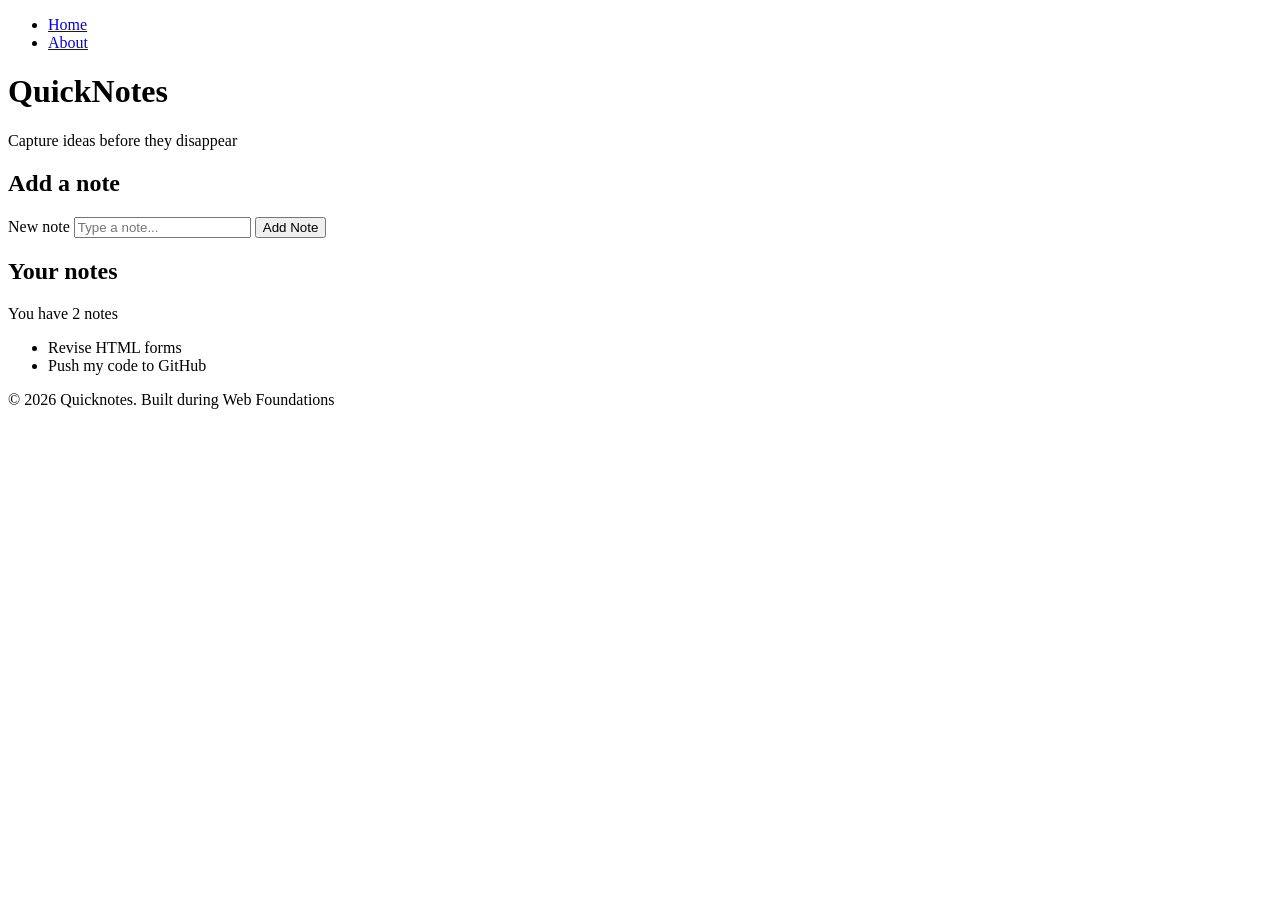
<file: day1/index.html>
<!doctype html>
<html lang="en">
  <head>
    <meta charset="UTF-8" />
    <meta name="viewport" content="width=device-width, initial-scale=1.0" />
    <title>QuickNotes</title>
  </head>
  <body>
    <header>
      <nav>
        <ul>
          <li><a href="index.html">Home</a></li>
          <li><a href="about.html">About</a></li>
        </ul>
      </nav>
      <h1>QuickNotes</h1>
      <p>Capture ideas before they disappear</p>
    </header>

    <main>
      <section>
        <h2>Add a note</h2>
        <form id="note-form">
          <label for="note-input">New note</label>
          <input type="text" id="note-input" placeholder="Type a note..." />
          <button type="submit">Add Note</button>
        </form>
      </section>

      <section>
        <h2>Your notes</h2>
        <p id="note-count">You have 2 notes</p>
        <ul id="notes-list">
          <li>Revise HTML forms</li>
          <li>Push my code to GitHub</li>
        </ul>
      </section>
    </main>

    <footer>
      <p>&copy; 2026 Quicknotes. Built during Web Foundations</p>
    </footer>
  </body>
</html>
</file>
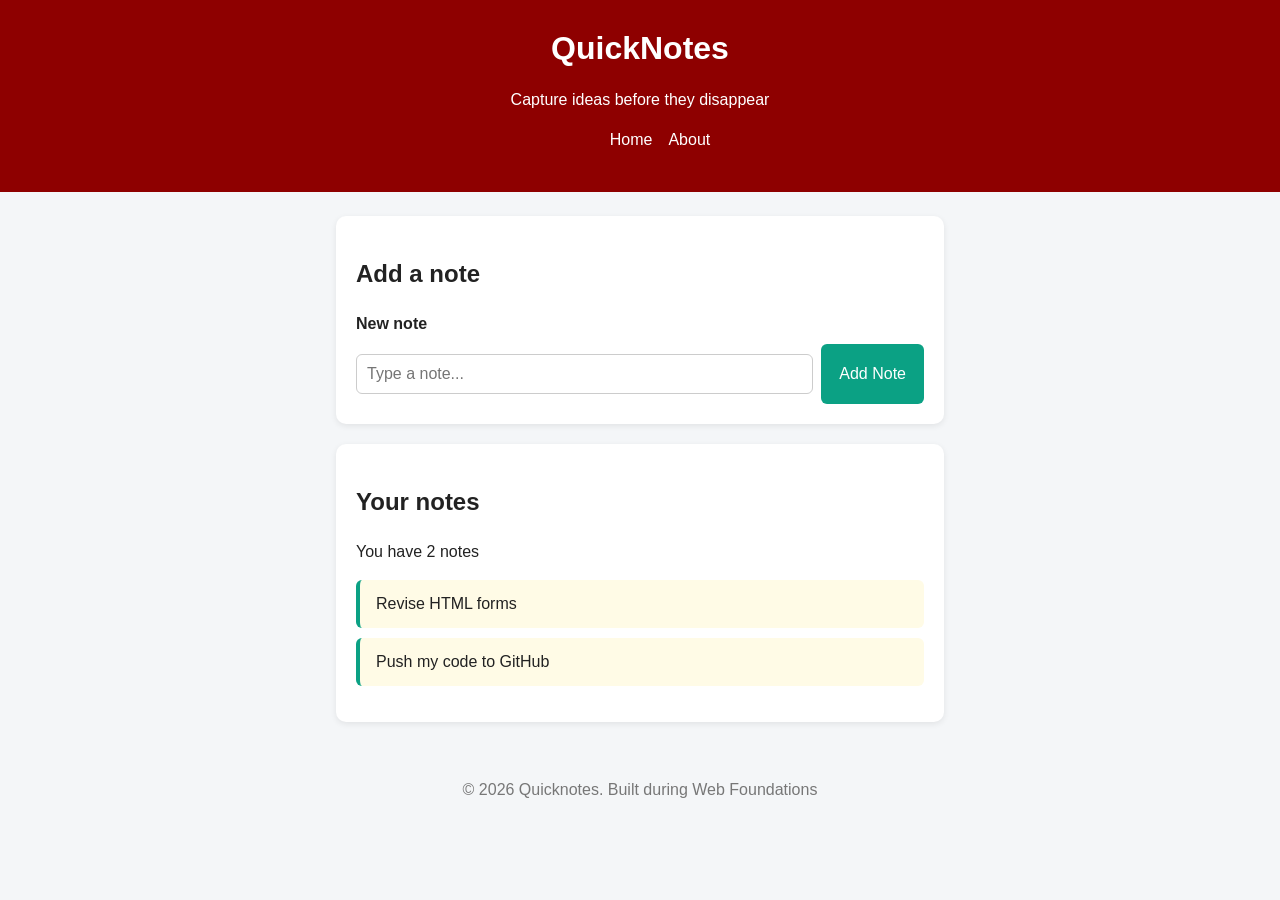
<file: day2/index.html>
<!doctype html>
<html lang="en">
  <head>
    <meta charset="UTF-8" />
    <meta name="viewport" content="width=device-width, initial-scale=1.0" />
    <title>QuickNotes</title>
    <link rel="stylesheet" href="style.css" />
  </head>
  <body>
    <header>
      <h1>QuickNotes</h1>
      <p>Capture ideas before they disappear</p>
      <nav id="navbar">
        <ul>
          <li><a href="index.html">Home</a></li>
          <li><a href="about.html">About</a></li>
        </ul>
      </nav>
    </header>

    <main>
      <section>
        <h2>Add a note</h2>
        <form id="note-form">
          <label for="note-input">New note</label>
          <input type="text" id="note-input" placeholder="Type a note..." />
          <button type="submit">Add Note</button>
        </form>
      </section>

      <section>
        <h2>Your notes</h2>
        <p id="note-count">You have 2 notes</p>
        <ul id="notes-list">
          <li class="note">Revise HTML forms</li>
          <li class="note">Push my code to GitHub</li>
        </ul>
      </section>
    </main>

    <footer>
      <p>&copy; 2026 Quicknotes. Built during Web Foundations</p>
    </footer>
  </body>
</html>
</file>
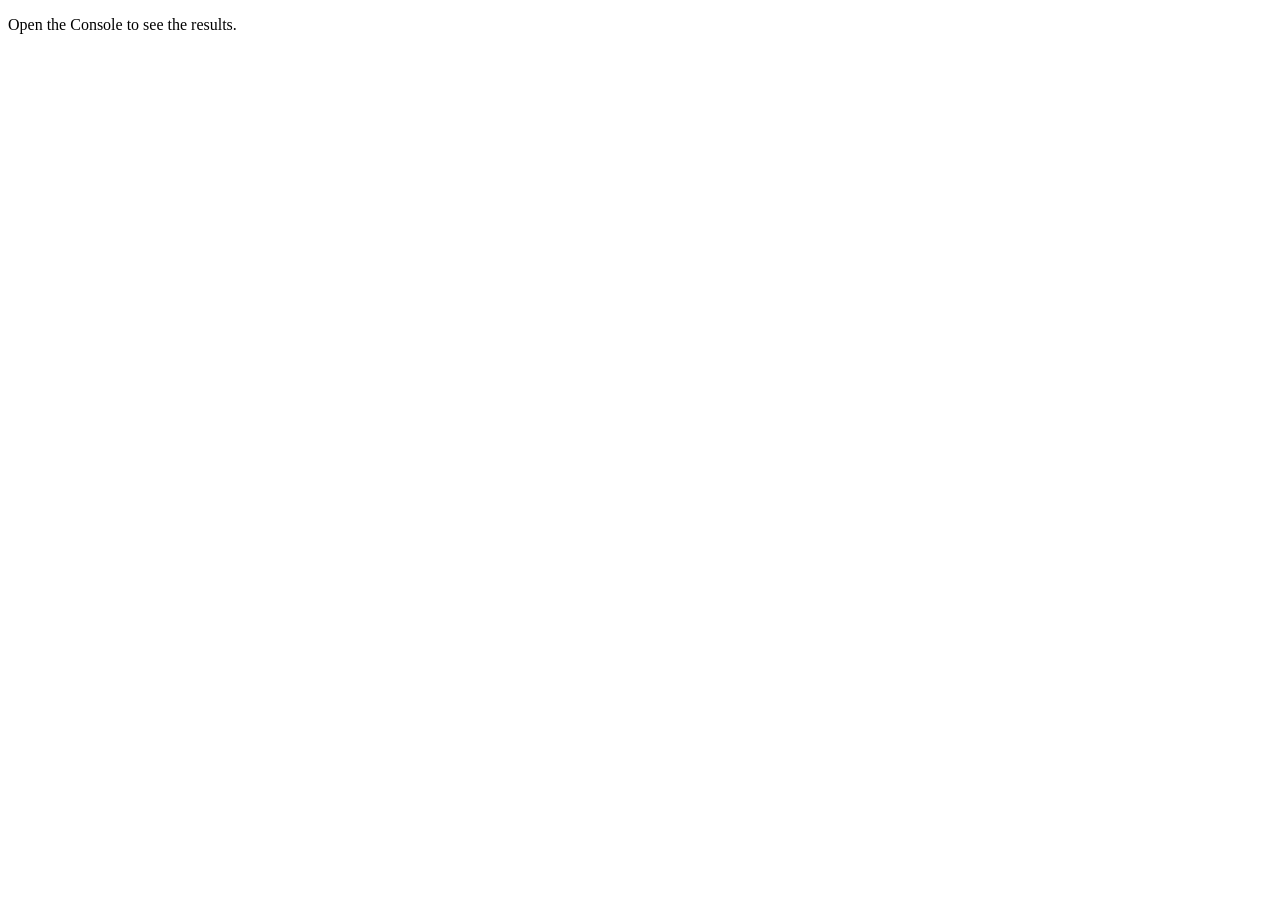
<file: day3/index.html>
<!doctype html>
<html lang="en">
  <head>
    <meta charset="UTF-8" />
    <meta name="viewport" content="width=device-width, initial-scale=1.0" />
    <title>Notes Toolkit</title>
    <script src="script.js" defer></script>
  </head>
  <body>
    <p>Open the Console to see the results.</p>
  </body>
</html>
</file>
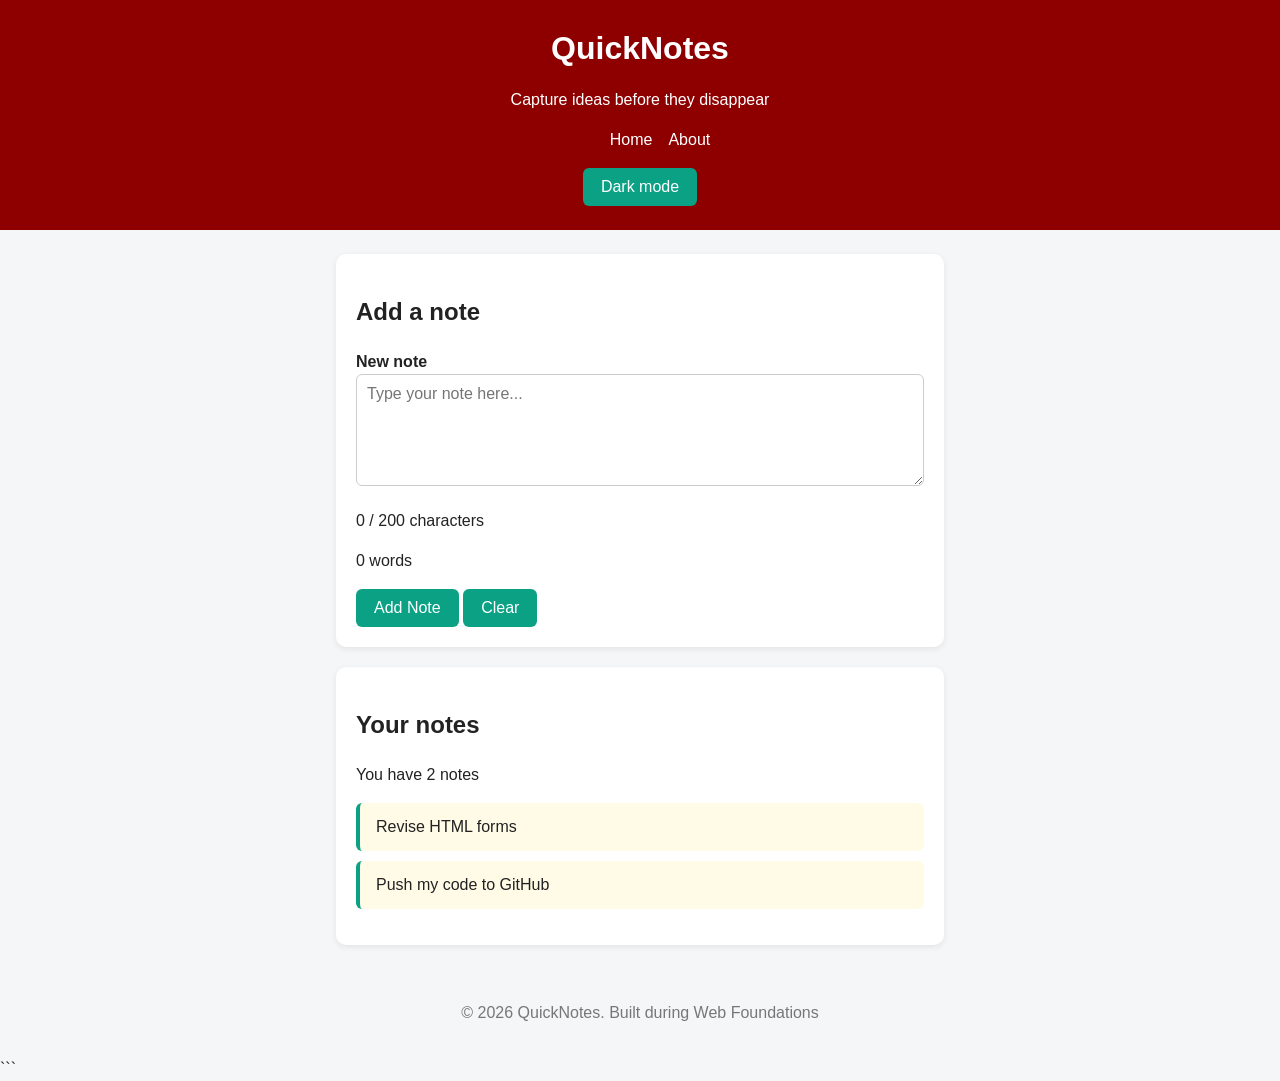
<file: day4/index.html>
<!doctype html>
<html lang="en">
  <head>
    <meta charset="UTF-8" />
    <meta name="viewport" content="width=device-width, initial-scale=1.0" />
    <title>QuickNotes</title>
    <link rel="stylesheet" href="style.css" />
    <script src="script.js" defer></script>
  </head>

  <body>
    <header>
      <h1>QuickNotes</h1>
      <p>Capture ideas before they disappear</p>

      <nav id="navbar">
        <ul>
          <li><a href="index.html">Home</a></li>
          <li><a href="about.html">About</a></li>
        </ul>
      </nav>

      <button type="button" id="theme-toggle">Toggle Theme</button>
    </header>

    <main>
      <section>
        <h2>Add a note</h2>

        <form id="note-form">
          <label for="note-text">New note</label>

          <textarea
            id="note-text"
            placeholder="Type your note here..."
            rows="5"
          ></textarea>

          <p id="char-count">Characters: 0</p>
          <p id="word-count">Words: 0</p>

          <button type="submit">Add Note</button>
          <button type="button" id="clear-btn">Clear</button>
        </form>
      </section>

      <section>
        <h2>Your notes</h2>

        <p id="note-count">You have 2 notes</p>

        <ul id="notes-list">
          <li class="note">Revise HTML forms</li>
          <li class="note">Push my code to GitHub</li>
        </ul>
      </section>
    </main>

    <footer>
      <p>&copy; 2026 QuickNotes. Built during Web Foundations</p>
    </footer>
  </body>
</html>
```
</file>
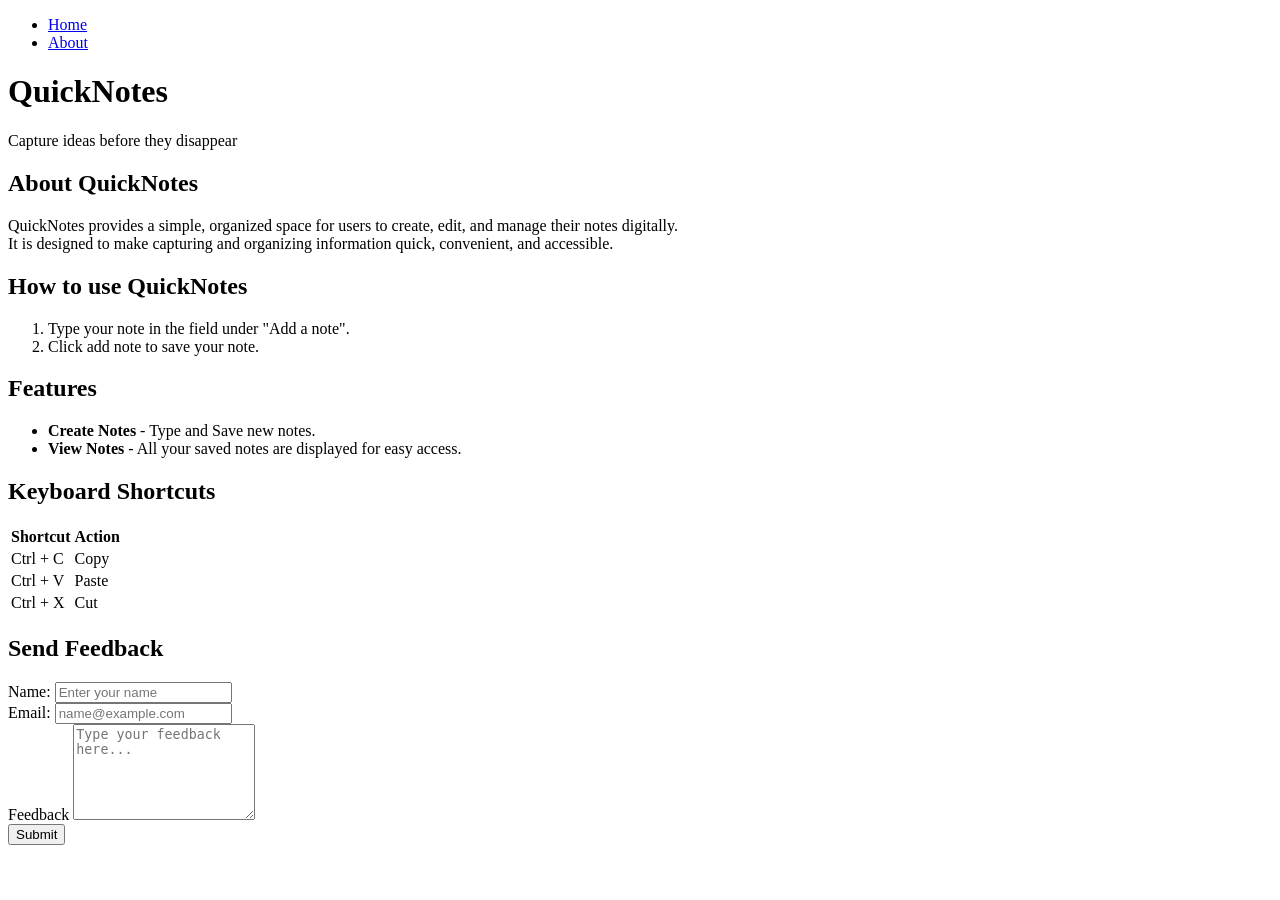
<file: day1/about.html>
<!doctype html>
<html lang="en">
  <head>
    <meta charset="UTF-8" />
    <meta name="viewport" content="width=device-width, initial-scale=1.0" />
    <title>About QuickNotes</title>
  </head>
  <body>
    <header>
      <nav>
        <ul>
          <li><a href="index.html">Home</a></li>
          <li><a href="about.html">About</a></li>
        </ul>
      </nav>
      <h1>QuickNotes</h1>
      <p>Capture ideas before they disappear</p>
    </header>

    <main>
      <h2>About QuickNotes</h2>
      <p>
        QuickNotes provides a simple, organized space for users to create, edit,
        and manage their notes digitally.<br />It is designed to make capturing
        and organizing information quick, convenient, and accessible.
      </p>

      <section>
        <h2>How to use QuickNotes</h2>
        <ol>
          <li>Type your note in the field under "Add a note".</li>
          <li>Click add note to save your note.</li>
        </ol>
      </section>

      <section>
        <h2>Features</h2>
        <ul>
          <li><b>Create Notes</b> - Type and Save new notes.</li>
          <li>
            <b>View Notes</b> - All your saved notes are displayed for easy
            access.
          </li>
        </ul>
      </section>

      <section>
        <h2>Keyboard Shortcuts</h2>
        <table>
          <tr>
            <th>Shortcut</th>
            <th>Action</th>
          </tr>

          <tr>
            <td>Ctrl + C</td>
            <td>Copy</td>
          </tr>

          <tr>
            <td>Ctrl + V</td>
            <td>Paste</td>
          </tr>

          <tr>
            <td>Ctrl + X</td>
            <td>Cut</td>
          </tr>
        </table>
      </section>

      <section>
        <h2>Send Feedback</h2>
        <form>
          <label for="username">Name:</label>
          <input
            type="text"
            id="username"
            name="user-name"
            placeholder="Enter your name"
            required
          /><br />

          <label for="email-address">Email:</label>
          <input
            type="email"
            id="emailaddress"
            name="email-address"
            placeholder="name@example.com"
            required
          /><br />

          <label for="feedback">Feedback</label>
          <textarea
            id="feedback"
            name="feedback"
            rows="6"
            maxlength="600"
            placeholder="Type your feedback here..."
          ></textarea
          ><br />

          <button type="submit">Submit</button>
        </form>
      </section>
    </main>
  </body>
</html>
</file>
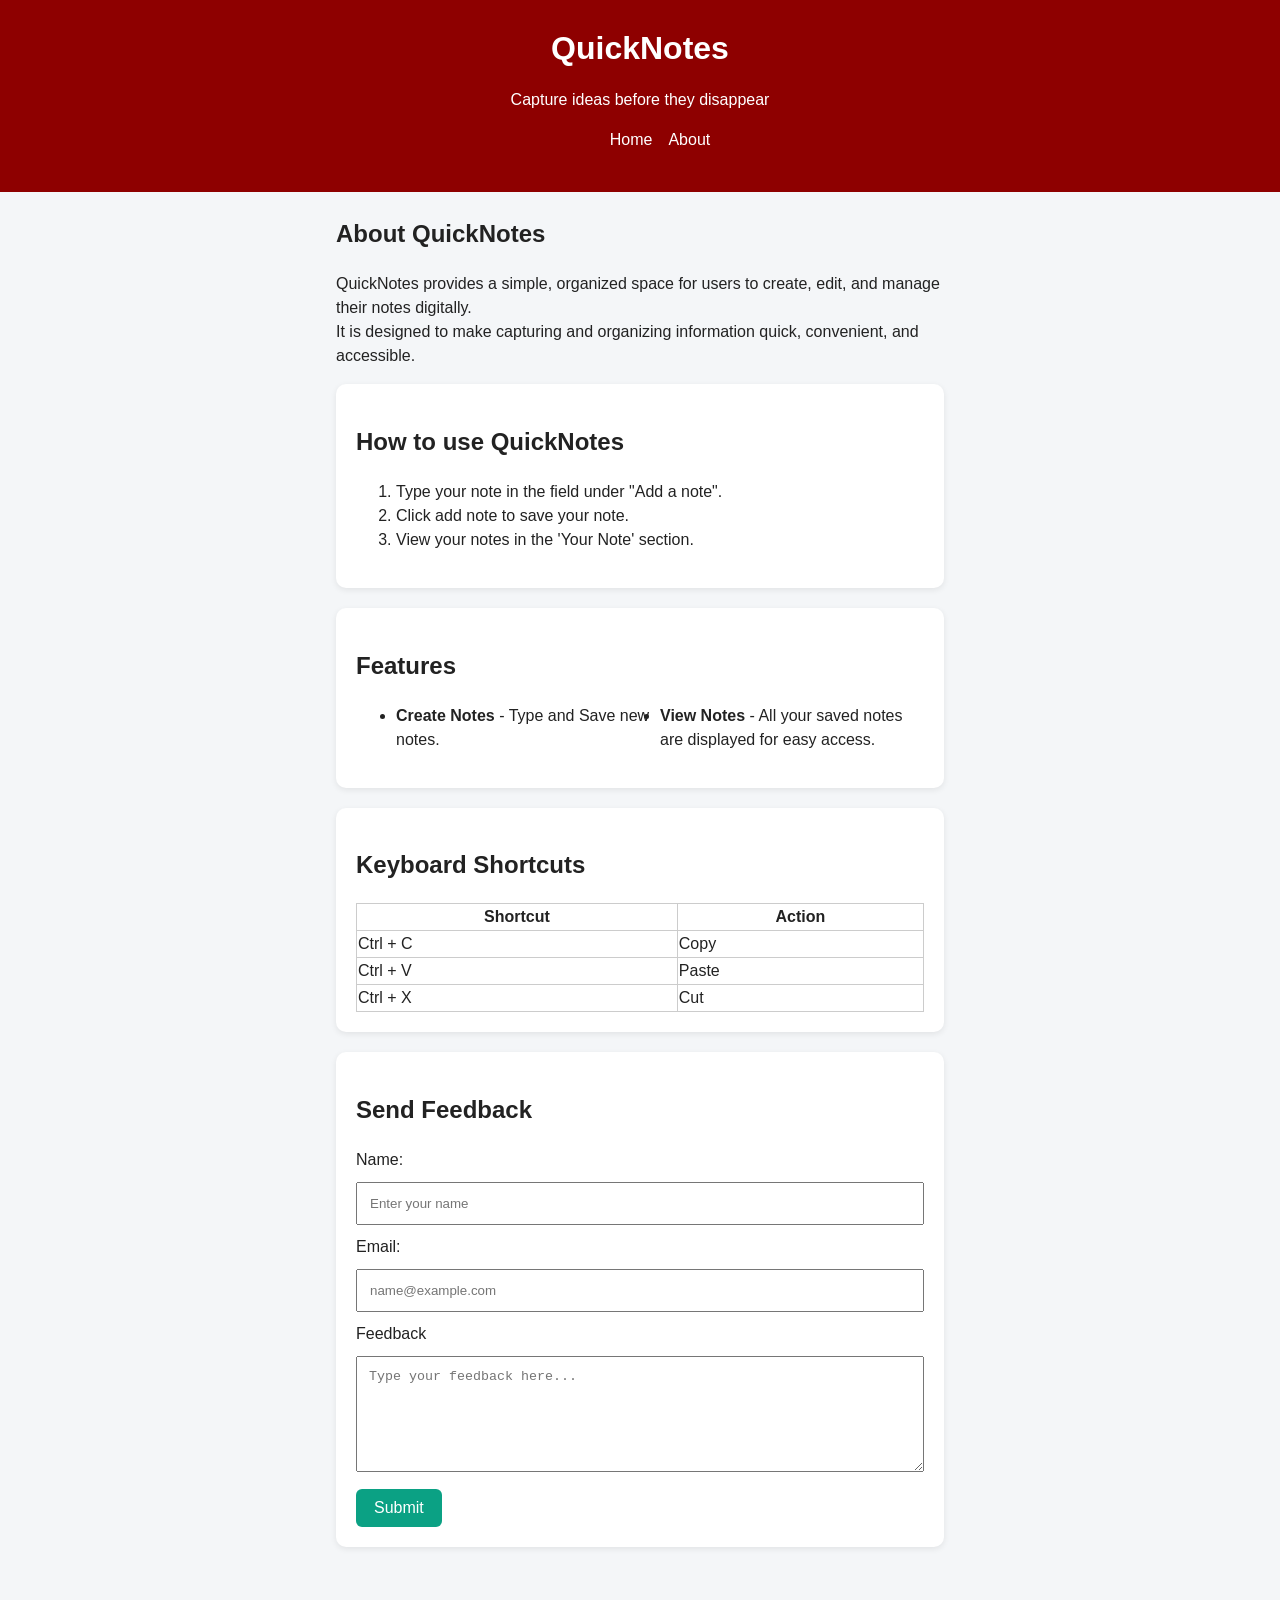
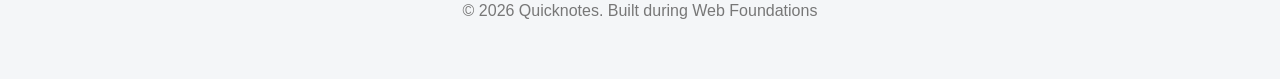
<file: day2/about.html>
<!doctype html>
<html lang="en">
  <head>
    <meta charset="UTF-8" />
    <meta name="viewport" content="width=device-width, initial-scale=1.0" />
    <title>About QuickNotes</title>
    <link rel="stylesheet" href="style.css" />
  </head>
  <body>
    <header>
      <h1>QuickNotes</h1>
      <p>Capture ideas before they disappear</p>
      <nav id="navbar">
        <ul>
          <li><a href="index.html">Home</a></li>
          <li><a href="about.html">About</a></li>
        </ul>
      </nav>
    </header>

    <main>
      <h2>About QuickNotes</h2>
      <p>
        QuickNotes provides a simple, organized space for users to create, edit,
        and manage their notes digitally.<br />It is designed to make capturing
        and organizing information quick, convenient, and accessible.
      </p>

      <section>
        <h2>How to use QuickNotes</h2>
        <ol>
          <li>Type your note in the field under "Add a note".</li>
          <li>Click add note to save your note.</li>
          <li>View your notes in the 'Your Note' section.</li>
        </ol>
      </section>

      <section>
        <h2>Features</h2>
        <ul class="features">
          <li><b>Create Notes</b> - Type and Save new notes.</li>
          <li>
            <b>View Notes</b> - All your saved notes are displayed for easy
            access.
          </li>
        </ul>
      </section>

      <section>
        <h2>Keyboard Shortcuts</h2>
        <table class="keyboard-shortcuts-table">
          <tr>
            <th>Shortcut</th>
            <th>Action</th>
          </tr>

          <tr>
            <td>Ctrl + C</td>
            <td>Copy</td>
          </tr>

          <tr>
            <td>Ctrl + V</td>
            <td>Paste</td>
          </tr>

          <tr>
            <td>Ctrl + X</td>
            <td>Cut</td>
          </tr>
        </table>
      </section>

      <section>
        <h2>Send Feedback</h2>
        <form>
          <label for="username">Name:</label>
          <input
            type="text"
            id="username"
            name="user-name"
            placeholder="Enter your name"
            required
          /><br />

          <label for="emailaddress">Email:</label>
          <input
            type="email"
            id="emailaddress"
            name="emailaddress"
            placeholder="name@example.com"
            required
          /><br />

          <label for="feedback">Feedback</label>
          <textarea
            id="feedback"
            name="feedback"
            rows="6"
            maxlength="600"
            placeholder="Type your feedback here..."
          ></textarea
          ><br />

          <button type="submit">Submit</button>
        </form>
      </section>

      <footer>
        <p>&copy; 2026 Quicknotes. Built during Web Foundations</p>
      </footer>
    </main>
  </body>
</html>
</file>
<file: day2/style.css>
/* Reset: predictable sizing and no default body margin*/
*,
*::before,
*::after {
  box-sizing: border-box;
}

body {
  margin: 0;
  font-family: "Segoe UI", Arial, sans-serif;
  background-color: #f4f6f8;
  color: #222;
  line-height: 1.5;
}

/* Header */
header {
  background-color: #8e0000;
  color: white;
  text-align: center;
  padding: 24px 16px;
}

header h1 {
  margin: 0;
}

/* Navigation bar */
#navbar ul {
  display: flex;
  flex-direction: row;
  justify-content: center;
  align-items: center;
  gap: 16px;
  list-style-type: none;
}

#navbar a {
  color: white;
  text-decoration: none;
  transition: color 0.3s ease-in-out;
}

#navbar a:hover {
  color: #000;
}

/* Centre the main content and limit its width*/
main {
  max-width: 640px;
  margin: 24px auto;
  padding: 0 16px;
}

section {
  background: white;
  padding: 20px;
  border-radius: 10px;
  margin-bottom: 20px;
  box-shadow: 0 2px 6px rgba(0, 0, 0, 0.08);
}

/* Form layout with flexbox */
#note-form {
  display: flex;
  gap: 8px;
  flex-wrap: wrap;
}

#note-form label {
  width: 100%;
  font-weight: bold;
}

#note-input {
  flex: 1;
  padding: 10px;
  border: 1px solid #ccc;
  border-radius: 6px;
  font-size: 1rem;
}

button {
  background-color: #0ba184;
  color: white;
  border: none;
  padding: 10px 18px;
  border-radius: 6px;
  font-size: 1rem;
  cursor: pointer;
}

button:hover {
  background-color: #088a70;
}

/* Notes list*/
#notes-list {
  list-style: none;
  padding: 0;
}

.note {
  background-color: #fffbe6;
  border-left: 4px solid #0ba184;
  padding: 12px 16px;
  margin-bottom: 10px;
  border-radius: 6px;
}

/*Features*/
.features {
  display: grid;
  grid-template-columns: repeat(auto-fit, minmax(180px, 1fr));
}

/* Keyboard shortcuts table */
.keyboard-shortcuts-table {
  border-collapse: collapse;
  width: 100%;
}

th,
td {
  border: 1px solid #cccccc;
}

/*Feedback form*/
input[type="text"] {
  width: 100%;
  padding: 12px;
  margin: 10px 0;
  box-sizing: border-box;
}

input[type="email"] {
  width: 100%;
  padding: 12px;
  margin: 10px 0;
  box-sizing: border-box;
}

textarea {
  width: 100%;
  padding: 12px;
  margin: 10px 0;
  box-sizing: border-box;
}
/* Footer */
footer {
  text-align: center;
  color: #777;
  padding: 16px;
}

/* Phones */
@media (max-width: 600px) {
  #note-form {
    flex-direction: column;
    header {
      font-size: 1.5rem;
      padding: 1rem;
    }
  }
}
</file>
<file: day4/style.css>
/* Root: Default light theme colour variables */
:root {
  --bg-color: #f4f6f8;
  --text-color: #222222;
  --header-bg: #8e0000;
  --section-bg: #ffffff;
  --button-bg: #0ba184;
  --button-hover: #088a70;
  --note-bg: #fffbe6;
  --note-border: #0ba184;
  --input-border: #cccccc;
  --footer-color: #777777;
  --warning-color: orange;
  --over-color: red;
}

/* Dark theme: Override the root variables */
body.dark {
  --bg-color: #121212;
  --text-color: #f1f1f1;
  --header-bg: #252525;
  --section-bg: #1e1e1e;
  --button-bg: #087f6a;
  --button-hover: #066653;
  --note-bg: #2c2c20;
  --note-border: #0ba184;
  --input-border: #555555;
  --footer-color: #bbbbbb;
  --warning-color: #ffb74d;
  --over-color: #ff5252;
}

/* Reset: Predictable sizing and no default body margin */
*,
*::before,
*::after {
  box-sizing: border-box;
}

body {
  margin: 0;
  font-family: "Segoe UI", Arial, sans-serif;
  background-color: var(--bg-color);
  color: var(--text-color);
  line-height: 1.5;
}

/* Header */
header {
  background-color: var(--header-bg);
  color: white;
  text-align: center;
  padding: 24px 16px;
}

header h1 {
  margin: 0;
}

/* Navigation bar */
#navbar ul {
  display: flex;
  flex-direction: row;
  justify-content: center;
  align-items: center;
  gap: 16px;
  list-style-type: none;
}

#navbar a {
  color: white;
  text-decoration: none;
  transition: color 0.3s ease-in-out;
}

#navbar a:hover {
  color: var(--text-color);
}

/* Centre the main content and limit its width */
main {
  max-width: 640px;
  margin: 24px auto;
  padding: 0 16px;
}

section {
  background-color: var(--section-bg);
  color: var(--text-color);
  padding: 20px;
  border-radius: 10px;
  margin-bottom: 20px;
  box-shadow: 0 2px 6px rgba(0, 0, 0, 0.08);
}

/* Form layout with Flexbox */
#note-form {
  display: flexbox;
  flex-wrap: nowrap;
}

#note-form label {
  width: 100%;
  font-weight: bold;
}

/* Note input */
#note-input,
#note-text {
  flex: 1;
  width: 100%;
  padding: 10px;
  border: 1px solid var(--input-border);
  border-radius: 6px;
  font-size: 1rem;
  background-color: var(--section-bg);
  color: var(--text-color);
  font-family: inherit;
}

/* Buttons */
button {
  background-color: var(--button-bg);
  color: white;
  border: none;
  padding: 10px 18px;
  border-radius: 6px;
  font-size: 1rem;
  cursor: pointer;
}

button:hover {
  background-color: var(--button-hover);
}

/* Notes list */
#notes-list {
  list-style: none;
  padding: 0;
}

.note {
  background-color: var(--note-bg);
  color: var(--text-color);
  border-left: 4px solid var(--note-border);
  padding: 12px 16px;
  margin-bottom: 10px;
  border-radius: 6px;
}

/* Features */
.features {
  display: grid;
  grid-template-columns: repeat(auto-fit, minmax(180px, 1fr));
}

/* Keyboard shortcuts table */
.keyboard-shortcuts-table {
  border-collapse: collapse;
  width: 100%;
}

th,
td {
  border: 1px solid var(--input-border);
}

/* Character counter warning states */
.warning {
  color: var(--warning-color);
}

.over {
  color: var(--over-color);
  font-weight: bold;
}

/* Footer */
footer {
  text-align: center;
  color: var(--footer-color);
  padding: 16px;
}

/* Phones */
@media (max-width: 600px) {
  #note-form {
    flex-direction: column;
  }

  header {
    font-size: 1.5rem;
    padding: 1rem;
  }
}
</file>
